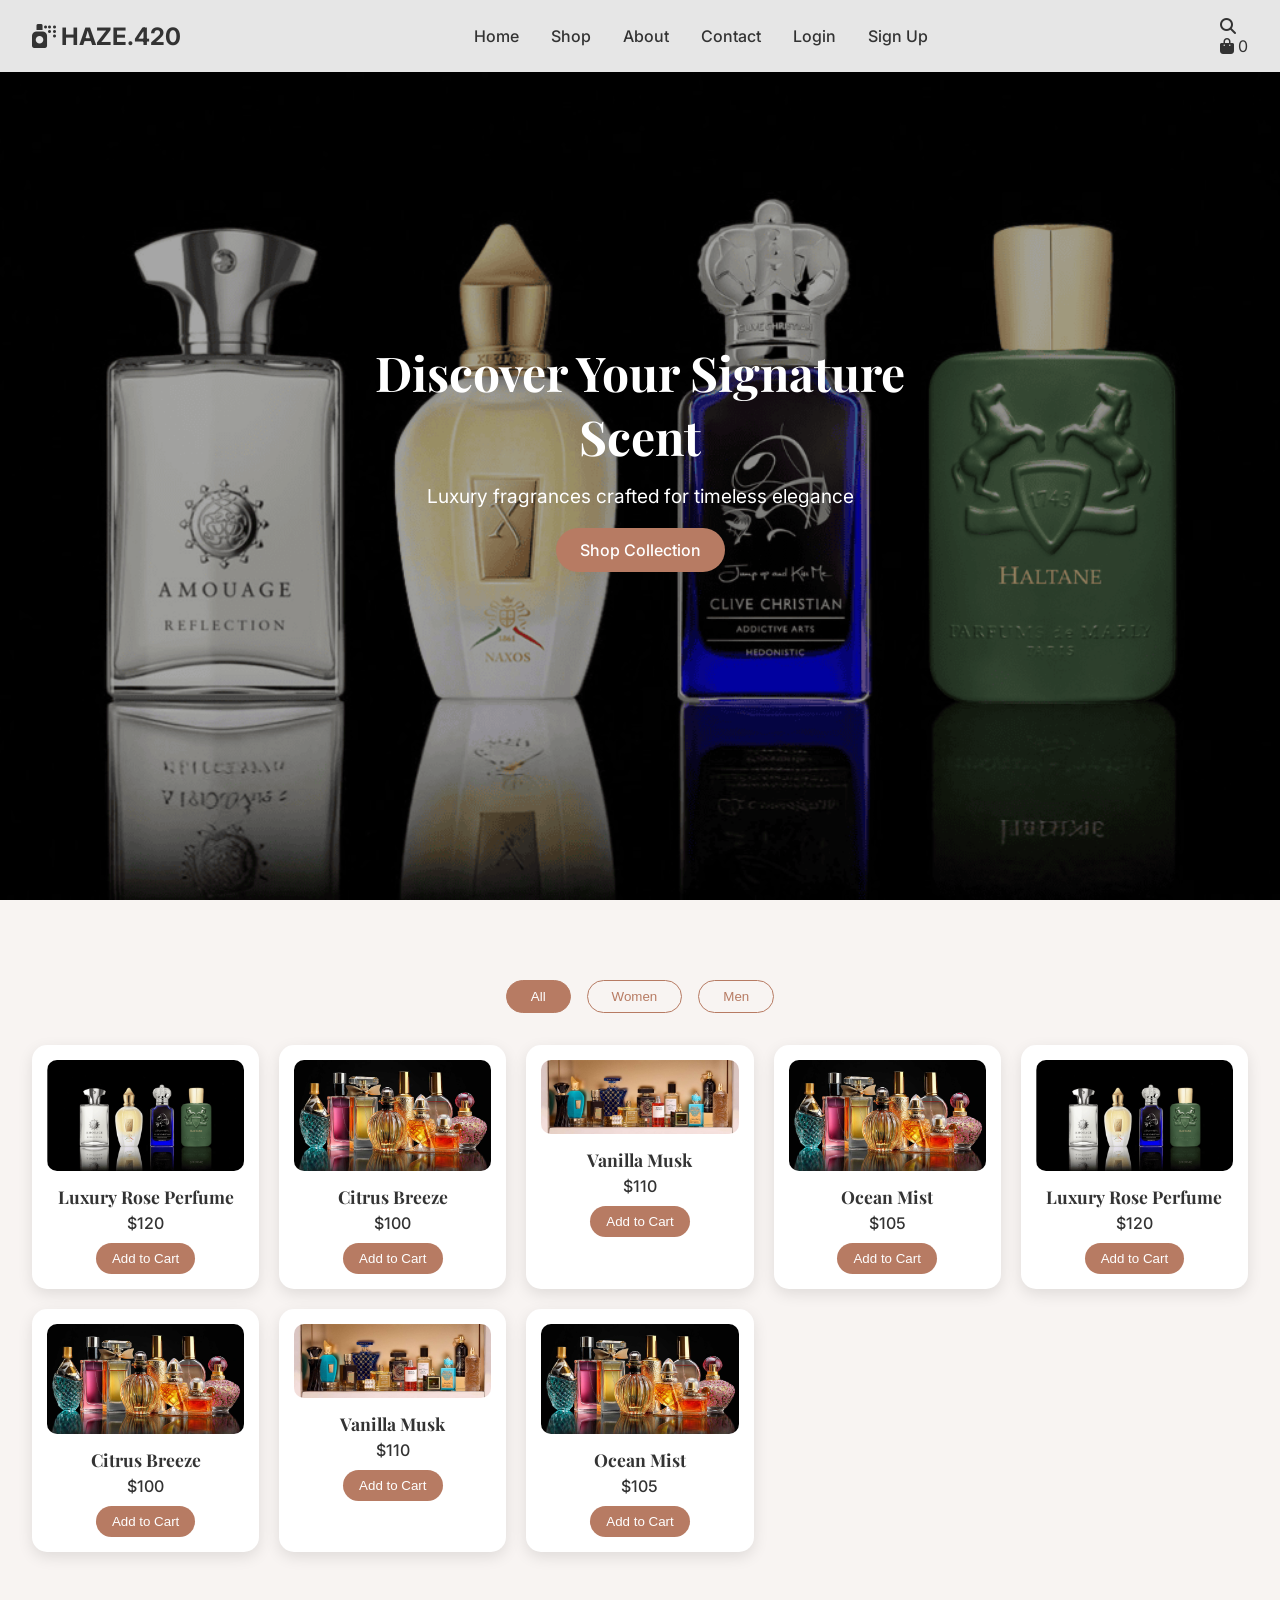
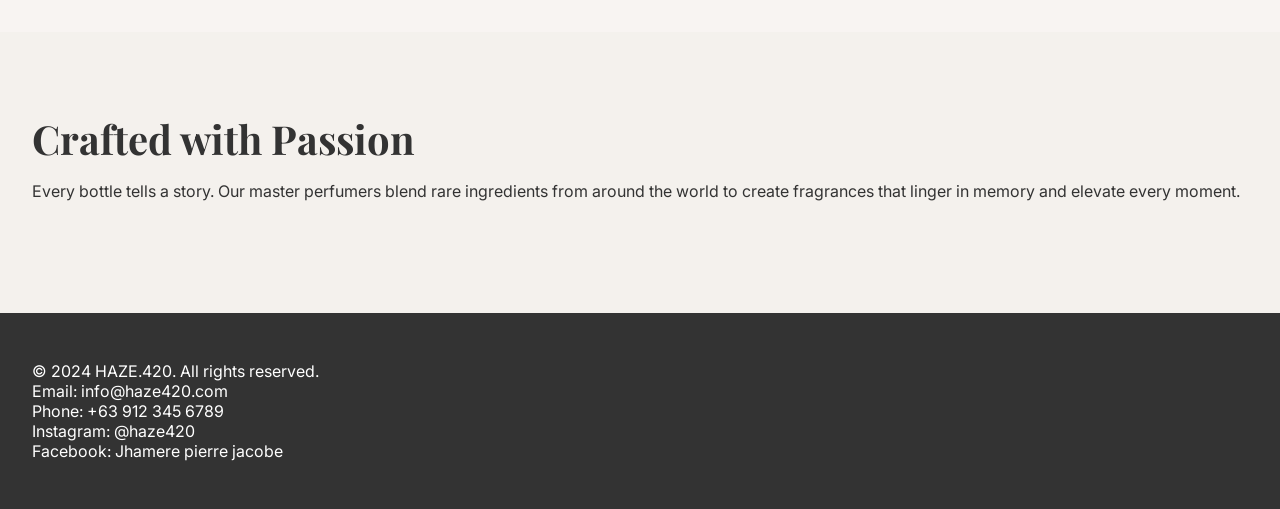
<file: index.html>
<!DOCTYPE html>
<html lang="en">
<head>
<meta charset="UTF-8">
<meta name="viewport" content="width=device-width, initial-scale=1.0">
<title>HAZE.420 - Premium Fragrance Collection</title>

<!-- Fonts & Icons -->
<link href="https://fonts.googleapis.com/css2?family=Playfair+Display:wght@400;500;600;700&family=Inter:wght@300;400;500;600&display=swap" rel="stylesheet">
<link rel="stylesheet" href="https://cdnjs.cloudflare.com/ajax/libs/font-awesome/6.4.0/css/all.min.css">

<!-- Custom CSS -->
<link rel="stylesheet" href="style.css">
<style>
/* Minimal styles to restore carousel look */
.hero-carousel { position: relative; height: 100vh; overflow: hidden; }
.slide { position: absolute; width: 100%; height: 100%; top: 0; left: 0; opacity: 0; transition: opacity 1s ease-in-out; background-size: cover; background-position: center; }
.slide.active { opacity: 1; }
.overlay { position: absolute; top: 0; left:0; width: 100%; height: 100%; background-color: rgba(0,0,0,0.35); }
.hero-content { position: absolute; top: 50%; left: 50%; transform: translate(-50%, -50%); color: #fff; text-align: center; }
.btn-primary { background: #b77b63; color: #fff; padding: 0.75rem 1.5rem; border-radius: 50px; text-decoration: none; }
</style>
</head>
<body>
    

<!-- Header -->
<header class="header">
    <nav class="navbar">
        <div class="nav-container">
            <div class="logo"><h2><i class="fas fa-spray-can"></i> HAZE.420</h2></div>
           <ul class="nav-menu">
    <li><a href="#home">Home</a></li>
    <li><a href="#products">Shop</a></li>
    <li><a href="#about">About</a></li>
    <li><a href="#contact">Contact</a></li>
    
    <!-- ADD HERE -->
    <li><a href="login.html">Login</a></li>
    <li><a href="signup.html">Sign Up</a></li>
</ul>
            <div class="nav-icons">
    <i class="fas fa-search search-btn"></i>
    <input type="text" id="searchInput" placeholder="Search products..." style="display:none; padding:5px; border-radius:5px; border:1px solid #ccc;">
    <div class="cart-icon" id="cartIcon">
        <i class="fas fa-shopping-bag"></i>
        <span class="cart-count" id="cartCount">0</span>
    </div>
</div>
            </div>
            <div class="hamburger" id="hamburger"><span></span><span></span><span></span></div>
        </div>
    </nav>
</header>

<!-- Hero Carousel -->
<section id="home" class="hero">
    <div class="hero-carousel">
        <div class="slide active" style="background-image: url('p1.png');">
            <div class="overlay"></div>
            <div class="hero-content">
                <h1>Discover Your Signature Scent</h1>
                <p>Luxury fragrances crafted for timeless elegance</p>
                <a href="#products" class="btn btn-primary">Shop Collection</a>
            </div>
        </div>
        <div class="slide" style="background-image: url('p3.jpg');">
            <div class="overlay"></div>
            <div class="hero-content">
                <h1>Elevate Your Senses</h1>
                <p>Premium ingredients, unforgettable impressions</p>
                <a href="#products" class="btn btn-primary">Explore Now</a>
            </div>
        </div>
        <div class="slide" style="background-image: url('p4.jpeg');">
            <div class="overlay"></div>
            <div class="hero-content">
                <h1>The Art of Fragrance</h1>
                <p>Handcrafted scents for the discerning individual</p>
                <a href="#products" class="btn btn-primary">Shop Now</a>
            </div>
        </div>
    </div>
</section>

<!-- Products Section -->
<section id="products" class="products">
    <div class="container">
        <div class="filter-tabs">
            <button class="filter-btn active" data-filter="all">All</button>
            <button class="filter-btn" data-filter="women">Women</button>
            <button class="filter-btn" data-filter="men">Men</button>
        </div>

        <div class="products-grid" id="productsGrid"></div>
    </div>
</section>

<!-- About Section -->
<section id="about" class="about">
    <div class="container">
        <div class="about-content">
            <div class="about-text">
                <h2>Crafted with Passion</h2>
                <p>Every bottle tells a story. Our master perfumers blend rare ingredients from around the world to create fragrances that linger in memory and elevate every moment.</p>
            </div>
            
        </div>
    </div>
</section>

<!-- Cart Modal -->
<div class="cart-modal" id="cartModal">
    <div class="cart-modal-content">
        <div class="cart-header">
            <h3>Shopping Cart</h3>
            <span class="close-cart" id="closeCart">&times;</span>
        </div>
        <div class="cart-items" id="cartItems"></div>
        <div class="cart-footer">
            <div class="cart-total">Total: $<span id="cartTotal">0</span></div>
            <button class="btn btn-primary checkout-btn">Checkout</button>
        </div>
    </div>
</div>

<!-- Footer -->
<footer id="contact" class="footer">
    <div class="container">
        <p>&copy; 2024 HAZE.420. All rights reserved.</p>
        <p>
           Email: <a href="mailto:info@haze420.com">info@haze420.com</a> <br>
Phone: <a href="tel:+639123456789">+63 912 345 6789</a> <br>
Instagram: <a href="https://instagram.com/haze420" target="_blank">@haze420</a> <br>
Facebook: <a href="https://www.facebook.com/jackboyZzz.jhamere/about/" target="_blank">Jhamere pierre jacobe</a>
        </p>
    </div>
</footer>
<script>
// ------------------ Hero Carousel ------------------
let slides = document.querySelectorAll('.slide');
let currentSlide = 0;
setInterval(()=>{
    slides[currentSlide].classList.remove('active');
    currentSlide = (currentSlide + 1) % slides.length;
    slides[currentSlide].classList.add('active');
},5000);

// ------------------ Hamburger Toggle ------------------
const hamburger = document.getElementById('hamburger');
const navMenu = document.querySelector('.nav-menu');
hamburger.addEventListener('click', ()=>navMenu.classList.toggle('active'));

// ------------------ Product Data ------------------
const products = [
    {id:1,name:"Luxury Rose Perfume",price:120,image:"p1.png",category:"women"},
    {id:2,name:"Citrus Breeze",price:100,image:"p3.jpg",category:"men"},
    {id:3,name:"Vanilla Musk",price:110,image:"p4.jpeg",category:"women"},
    {id:4,name:"Ocean Mist",price:105,image:"p3.jpg",category:"men"},
    {id:1,name:"Luxury Rose Perfume",price:120,image:"p1.png",category:"women"},
    {id:2,name:"Citrus Breeze",price:100,image:"p3.jpg",category:"men"},
    {id:3,name:"Vanilla Musk",price:110,image:"p4.jpeg",category:"women"},
    {id:4,name:"Ocean Mist",price:105,image:"p3.jpg",category:"men"}
];

// ------------------ DOM References ------------------
const productsGrid = document.getElementById('productsGrid');
const filterButtons = document.querySelectorAll('.filter-btn');
const cartCount = document.getElementById('cartCount');
const cartItemsEl = document.getElementById('cartItems');
const cartTotalEl = document.getElementById('cartTotal');
const checkoutBtn = document.querySelector('.checkout-btn');
const cartModal = document.getElementById('cartModal');
const cartIcon = document.getElementById('cartIcon');
const closeCart = document.getElementById('closeCart');
const searchBtn = document.querySelector('.search-btn');
const searchInput = document.getElementById('searchInput');

// ------------------ Cart ------------------
let cart = JSON.parse(localStorage.getItem('cart')) || [];

// ------------------ Display Products ------------------
function displayProducts(filteredProducts = null){
    productsGrid.innerHTML='';
    let filter = document.querySelector('.filter-btn.active').dataset.filter;

    let list = filteredProducts || products;
    // Apply category filter
    list = filter === 'all' ? list : list.filter(p=>p.category === filter);

    list.forEach(p=>{
        const inCart = cart.find(item=>item.id===p.id);
        const div = document.createElement('div');
        div.className='product';
        div.innerHTML = `<img src="${p.image}" alt="${p.name}">
                         <h4>${p.name}</h4>
                         <p>$${p.price}</p>
                         <button class="add-to-cart" data-id="${p.id}">${inCart?'Added':'Add to Cart'}</button>`;
        productsGrid.appendChild(div);
    });
}
displayProducts();

// ------------------ Filter Buttons ------------------
filterButtons.forEach(btn=>{
    btn.addEventListener('click', ()=>{
        filterButtons.forEach(b=>b.classList.remove('active'));
        btn.classList.add('active');
        displayProducts();
        searchInput.value = ''; // reset search on filter change
    });
});

// ------------------ Search Functionality ------------------
searchBtn.addEventListener('click', ()=>{
    searchInput.style.display = searchInput.style.display === 'block' ? 'none' : 'block';
    searchInput.focus();
});

searchInput.addEventListener('input', ()=>{
    const query = searchInput.value.toLowerCase();
    const filtered = products.filter(p=> p.name.toLowerCase().includes(query));
    displayProducts(filtered);
});

// ------------------ Cart Functionality ------------------
productsGrid.addEventListener('click', e=>{
    if(e.target.classList.contains('add-to-cart')){
        const id = parseInt(e.target.dataset.id);
        if(!cart.find(item=>item.id===id)){
            cart.push(products.find(p=>p.id===id));
            localStorage.setItem('cart', JSON.stringify(cart));
            updateCart();
            displayProducts();
        }
    }
});

// ------------------ Update Cart ------------------
function updateCart(){
    cartCount.innerText = cart.length;
    cartItemsEl.innerHTML='';
    let total=0;
    cart.forEach(item=>{
        total+=item.price;
        const div = document.createElement('div');
        div.className='cart-item';
        div.innerHTML=`<p>${item.name}</p><span>$${item.price}</span>`;
        cartItemsEl.appendChild(div);
    });
    cartTotalEl.innerText = total.toFixed(2);
}
updateCart();

// ------------------ Cart Modal ------------------
cartIcon.addEventListener('click', ()=>cartModal.style.display='block');
closeCart.addEventListener('click', ()=>cartModal.style.display='none');
window.addEventListener('click', e=>{if(e.target===cartModal) cartModal.style.display='none';});

// ------------------ Checkout ------------------
checkoutBtn.addEventListener('click', ()=>{
    if(cart.length===0){alert('Your cart is empty!'); return;}
    localStorage.setItem('cart', JSON.stringify(cart));
    window.location.href='checkout.html';
});
</script>
</script>
<!-- Login Modal -->
<div id="loginModal" class="modal">
    <div class="modal-content">
        <span class="close" id="closeLogin">&times;</span>
        <h2>Login</h2>
        <form id="loginForm">
            <input type="email" placeholder="Email" required><br><br>
            <input type="password" placeholder="Password" required><br><br>
            <button type="submit" class="btn btn-primary">Login</button>
        </form>
        <p>Don't have an account? <a href="#" id="switchToSignup">Sign Up</a></p>
    </div>
</div>

<!-- Sign Up Modal -->
<div id="signupModal" class="modal">
    <div class="modal-content">
        <span class="close" id="closeSignup">&times;</span>
        <h2>Sign Up</h2>
        <form id="signupForm">
            <input type="text" placeholder="Full Name" required><br><br>
            <input type="email" placeholder="Email" required><br><br>
            <input type="password" placeholder="Password" required><br><br>
            <button type="submit" class="btn btn-primary">Sign Up</button>
        </form>
        <p>Already have an account? <a href="#" id="switchToLogin">Login</a></p>
    </div>
</div>

</body>
</html>
</file>
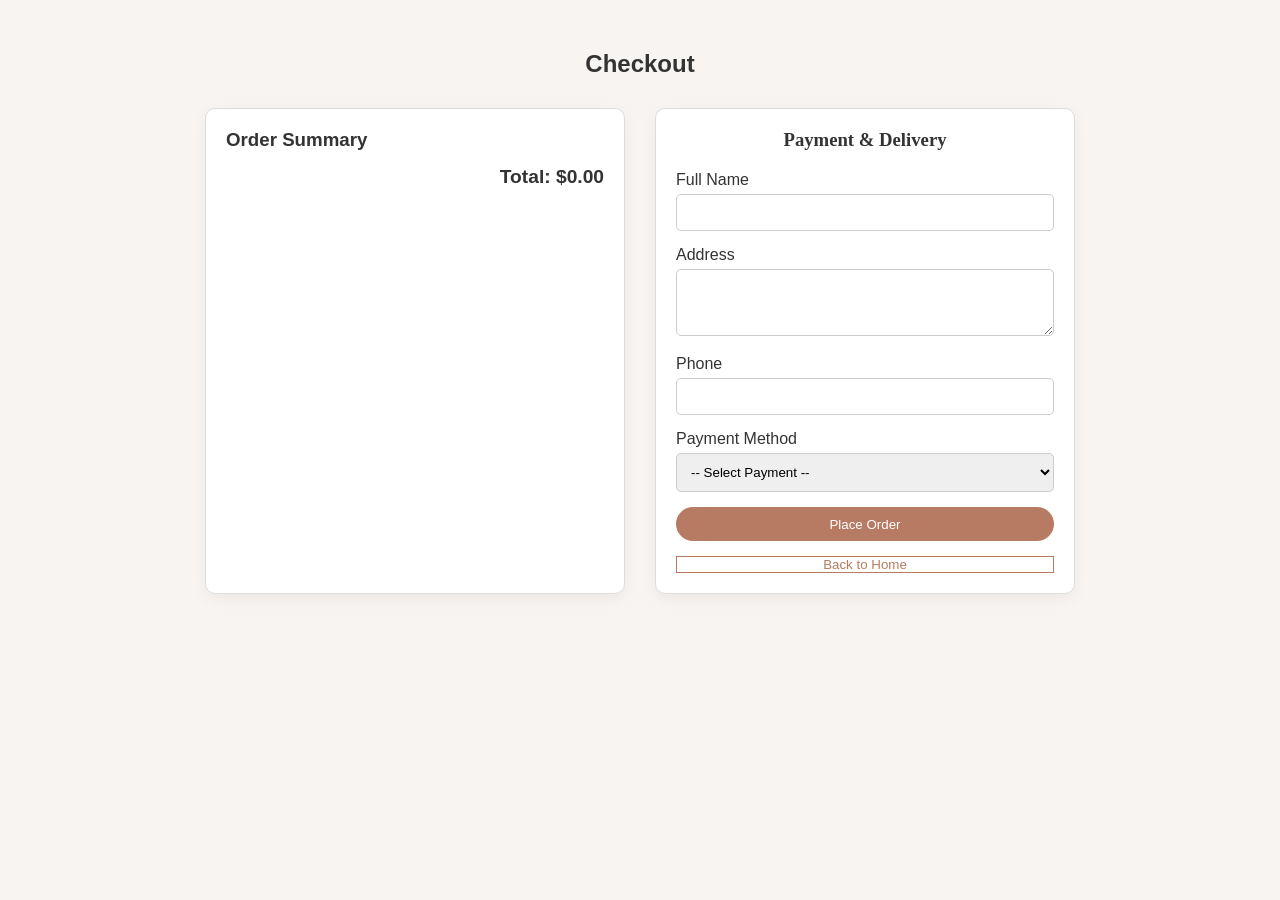
<file: checkout.html>
<!DOCTYPE html>
<html lang="en">
<head>
<meta charset="UTF-8">
<meta name="viewport" content="width=device-width, initial-scale=1.0">
<title>Checkout - HAZE.420</title>
<link rel="stylesheet" href="style.css">
<style>
/* ------------------ Container ------------------ */
.container { max-width: 900px; margin: 50px auto; padding: 0 15px; }

/* ------------------ Checkout Layout ------------------ */
.checkout-content { display: flex; gap: 30px; flex-wrap: wrap; }

/* Cart & Form Styling */
.checkout-cart, .checkout-form {
    flex: 1;
    min-width: 300px;
    padding: 20px;
    border: 1px solid #ddd;
    border-radius: 10px;
    background: #fff;
    box-shadow: 0 5px 15px rgba(0,0,0,0.05);
}

/* Cart Items */
.checkout-item {
    display: flex;
    justify-content: space-between;
    align-items: center;
    margin-bottom: 10px;
    gap: 10px;
}

.checkout-item p { margin: 0; flex: 1; }
.checkout-item input { width: 50px; text-align: center; padding: 5px; border-radius: 5px; border: 1px solid #ccc; }
.remove-item { cursor: pointer; color: red; font-weight: bold; }

/* Checkout Total */
.checkout-total { margin-top: 15px; font-size: 1.2rem; font-weight: bold; text-align: right; }

/* Payment Form */
.checkout-form h3 { text-align: center; margin-bottom: 20px; font-family: 'Playfair Display', serif; }
.checkout-form label { display: block; margin-bottom: 5px; font-weight: 500; }
.checkout-form input, .checkout-form textarea, .checkout-form select {
    width: 100%;
    padding: 10px;
    margin-bottom: 15px;
    border-radius: 5px;
    border: 1px solid #ccc;
    box-sizing: border-box;
}
.payment-info {
    margin-top: 10px;
    padding: 10px;
    border: 1px dashed #888;
    border-radius: 5px;
    background: #f9f9f9;
    display: none;
}

/* Buttons */
.btn { padding: 0.6rem 1rem; border-radius: 25px; border: none; cursor: pointer; background: #b77b63; color: #fff; transition: 0.3s; width: 100%; }
.btn:hover { background: #a86a51; }
.btn-secondary { background: #fff; border: 1px solid #b77b63; color: #b77b63; margin-top: 15px; }
.btn-secondary:hover { background: #b77b63; color: #fff; }

/* Responsive */
@media screen and (max-width: 768px) {
    .checkout-content { flex-direction: column; }
    .checkout-cart, .checkout-form { width: 100%; }
}
</style>
</head>
<body>

<div class="container">
    <h2 style="text-align:center; margin-bottom:30px;">Checkout</h2>

    <div class="checkout-content">
        <!-- Cart Summary -->
        <div class="checkout-cart">
            <h3>Order Summary</h3>
            <div id="checkoutCartItems"></div>
            <div class="checkout-total">Total: $<span id="checkoutTotal">0</span></div>
        </div>

        <!-- Payment Form -->
        <div class="checkout-form">
            <h3>Payment & Delivery</h3>
            <form id="paymentForm">
                <label>Full Name</label>
                <input type="text" id="name" required>

                <label>Address</label>
                <textarea id="address" rows="3" required></textarea>

                <label>Phone</label>
                <input type="text" id="phone" required>

                <label>Payment Method</label>
                <select id="payment" required>
                    <option value="">-- Select Payment --</option>
                    <option value="cod">Cash on Delivery</option>
                    <option value="gcash">GCash</option>
                    <option value="bank">Bank Transfer</option>
                </select>

                <div class="payment-info" id="paymentInfo"></div>

                <button type="submit" class="btn">Place Order</button>
            </form>
            <button class="btn-secondary" onclick="window.location.href='index.html'">Back to Home</button>
        </div>
    </div>
</div>

<script>
// Load cart from localStorage
let cart = JSON.parse(localStorage.getItem('cart')) || [];

const checkoutCartItems = document.getElementById('checkoutCartItems');
const checkoutTotal = document.getElementById('checkoutTotal');
const paymentSelect = document.getElementById('payment');
const paymentInfo = document.getElementById('paymentInfo');
const paymentForm = document.getElementById('paymentForm');

// Function to display cart
function displayCart() {
    checkoutCartItems.innerHTML = '';
    let total = 0;
    cart.forEach((item, index) => {
        total += item.price * (item.quantity || 1);
        const div = document.createElement('div');
        div.classList.add('checkout-item');
        div.innerHTML = `
            <p>${item.name}</p>
            <input type="number" min="1" value="${item.quantity || 1}" data-index="${index}">
            <span>$${(item.price * (item.quantity || 1)).toFixed(2)}</span>
            <span class="remove-item" data-index="${index}">&times;</span>
        `;
        checkoutCartItems.appendChild(div);
    });
    checkoutTotal.innerText = total.toFixed(2);

    // Quantity change
    checkoutCartItems.querySelectorAll('input').forEach(input => {
        input.addEventListener('change', e => {
            let idx = parseInt(e.target.dataset.index);
            let val = parseInt(e.target.value);
            if(val < 1) val = 1;
            cart[idx].quantity = val;
            localStorage.setItem('cart', JSON.stringify(cart));
            displayCart();
        });
    });

    // Remove item
    checkoutCartItems.querySelectorAll('.remove-item').forEach(btn => {
        btn.addEventListener('click', e => {
            let idx = parseInt(e.target.dataset.index);
            cart.splice(idx, 1);
            localStorage.setItem('cart', JSON.stringify(cart));
            displayCart();
        });
    });
}

// Initial display
displayCart();

// Payment info
paymentSelect.addEventListener('change', () => {
    paymentInfo.style.display = 'block';
    if(paymentSelect.value==='cod'){
        paymentInfo.innerHTML = 'Pay cash upon delivery.';
    } else if(paymentSelect.value==='gcash'){
        paymentInfo.innerHTML = 'Send payment to GCash #: 09123456789';
    } else if(paymentSelect.value==='bank'){
        paymentInfo.innerHTML = 'Bank: ABC Bank<br>Acc #: 1234567890<br>Send proof to hello@luxuriaperfumes.com';
    } else paymentInfo.style.display='none';
});

// Form submit
paymentForm.addEventListener('submit', e => {
    e.preventDefault();
    if(cart.length === 0){
        alert('Your cart is empty!');
        return;
    }
    const name = document.getElementById('name').value;
    alert(`Thank you ${name}! Your order has been placed.\nPayment Method: ${paymentSelect.value.toUpperCase()}\nTotal: $${checkoutTotal.innerText}`);
    localStorage.removeItem('cart');
    cart = [];
    displayCart();
    paymentForm.reset();
    paymentInfo.style.display = 'none';
});
</script>
</body>
</html>
</file>
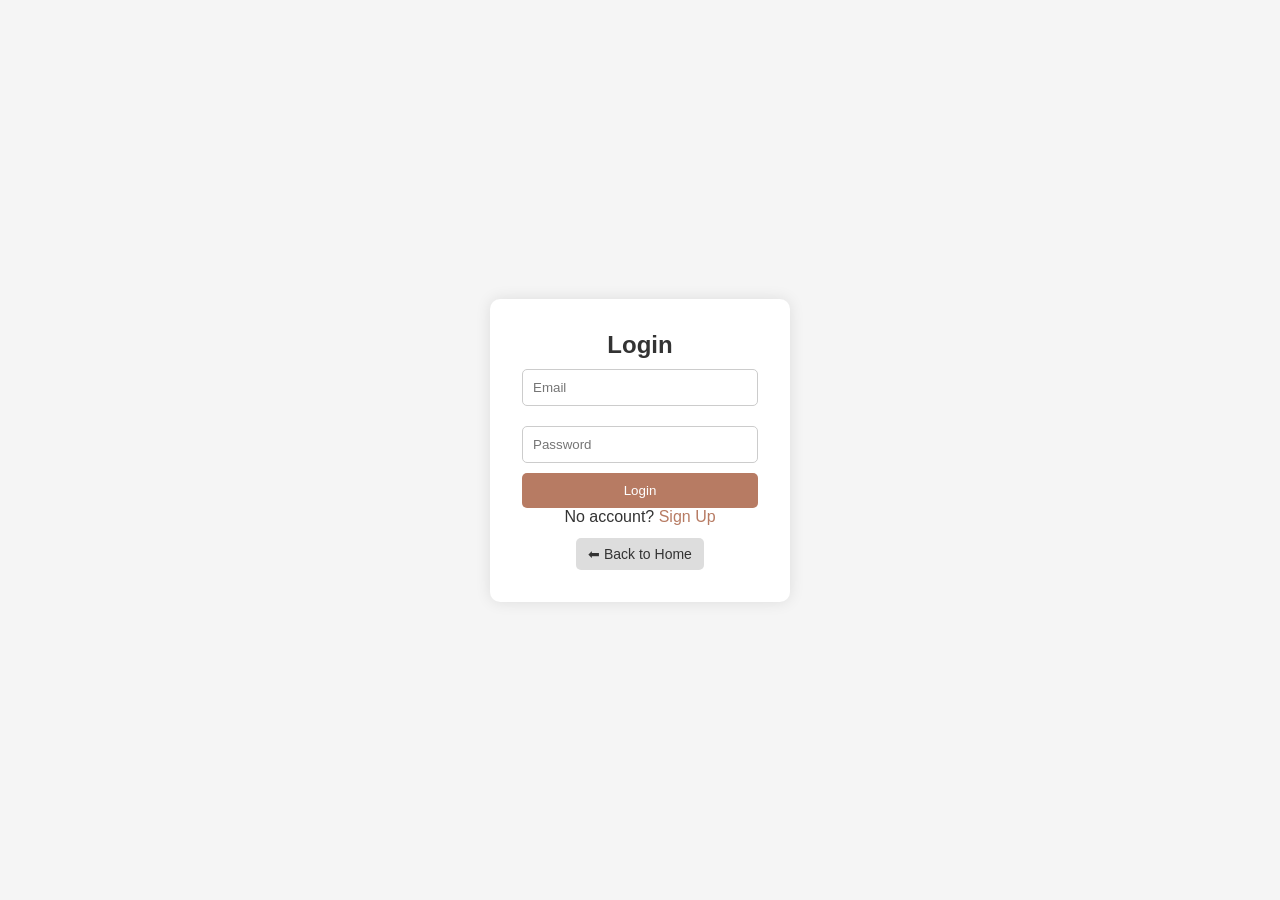
<file: login.html>
<!DOCTYPE html>
<html lang="en">
<head>
<meta charset="UTF-8">
<meta name="viewport" content="width=device-width, initial-scale=1.0">
<title>Login - HAZE.420</title>
<link rel="stylesheet" href="style.css">
<style>
* { margin: 0; padding: 0; box-sizing: border-box; }

body {
    font-family: Arial;
    display: flex;
    justify-content: center;
    align-items: center;
    height: 100vh;
    background: #f5f5f5;
}

/* FORM BOX */
.form-box {
    display: block !important;
    opacity: 1 !important;
    visibility: visible !important;
    background: #fff;
    padding: 2rem;
    border-radius: 10px;
    width: 300px;
    text-align: center;
    box-shadow: 0 0 15px rgba(0,0,0,0.1);
}

/* INPUTS */
input {
    width: 100%;
    padding: 10px;
    margin: 10px 0;
    border: 1px solid #ccc;
    border-radius: 5px;
}

/* BUTTON */
button {
    width: 100%;
    padding: 10px;
    background: #b77b63;
    color: #fff;
    border: none;
    border-radius: 5px;
    cursor: pointer;
}

/* LINKS */
a {
    color: #b77b63;
    text-decoration: none;
}

/* BACK TO HOME BUTTON STYLE */
.back-home {
    display: inline-block;
    margin-top: 12px;
    padding: 8px 12px;
    background: #ddd;
    border-radius: 5px;
    color: #333;
}
</style>
</head>
<body>

<div class="form-box">
    <h2>Login</h2>
    <form id="loginForm">
        <input type="email" id="loginEmail" placeholder="Email" required>
        <input type="password" id="loginPassword" placeholder="Password" required>
        <button type="submit">Login</button>
    </form>
    <p>No account? <a href="signup.html">Sign Up</a></p>

    <!-- ✅ BACK TO HOME BUTTON -->
    <a href="index.html" class="back-home">⬅ Back to Home</a>
</div>

<script>
document.getElementById('loginForm').addEventListener('submit', function(e){
    e.preventDefault();

    const email = document.getElementById('loginEmail').value;
    const password = document.getElementById('loginPassword').value;

    const storedUser = JSON.parse(localStorage.getItem('user'));

    if(storedUser && storedUser.email === email && storedUser.password === password){
        alert('Login successful!');
        localStorage.setItem('loggedIn', true);
        window.location.href = 'index.html';
    } else {
        alert('Invalid email or password');
    }
});
</script>

</body>
</html>
</file>
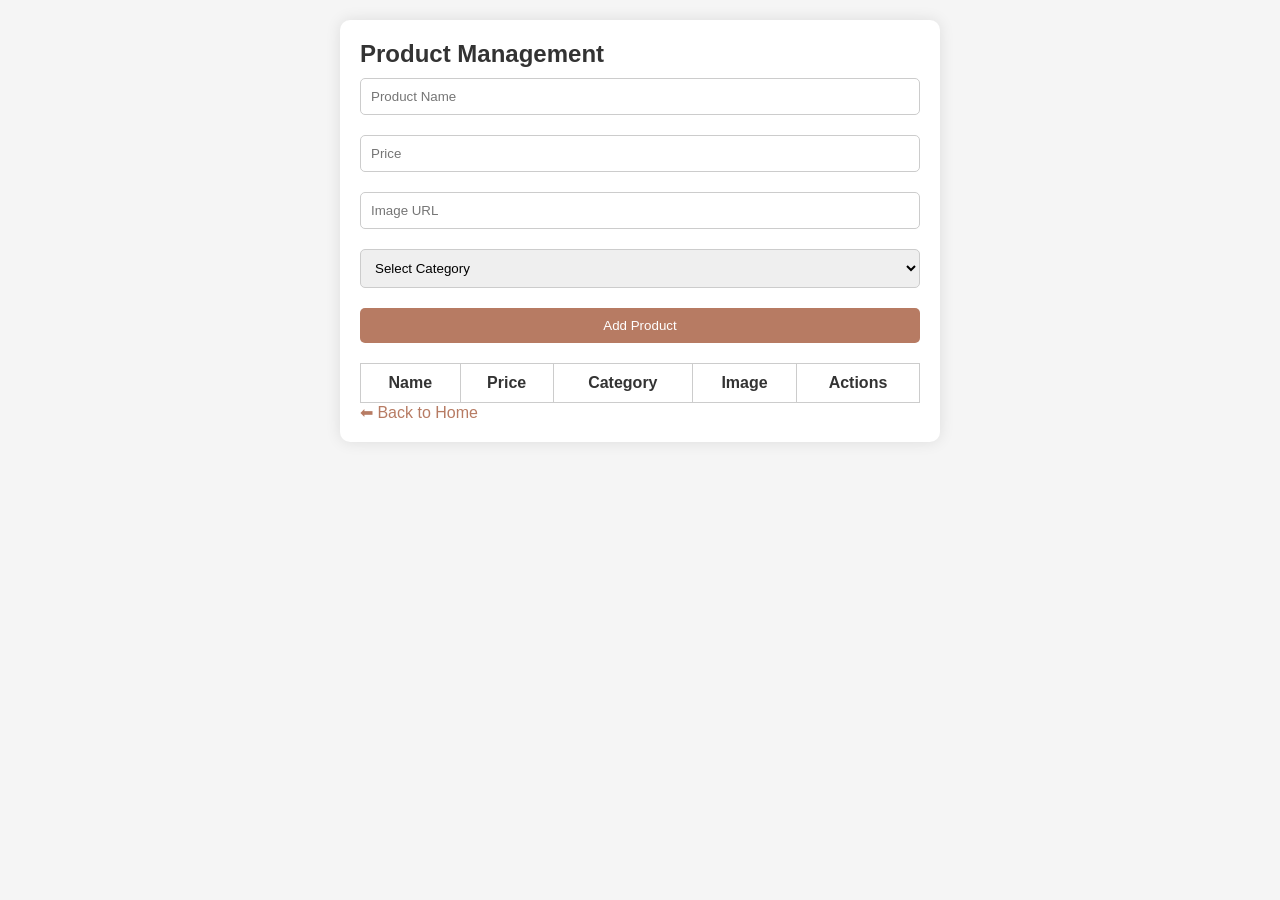
<file: shop.html>
<!DOCTYPE html>
<html lang="en">
<head>
<meta charset="UTF-8">
<meta name="viewport" content="width=device-width, initial-scale=1.0">
<title>Shop Admin - HAZE.420</title>
<link rel="stylesheet" href="style.css">
<style>
body { font-family: Arial; background: #f5f5f5; padding: 20px; }
.container { max-width: 600px; margin: auto; background: #fff; padding: 20px; border-radius: 10px; box-shadow: 0 0 15px rgba(0,0,0,0.1); }
input, select { width: 100%; padding: 10px; margin: 10px 0; border-radius: 5px; border: 1px solid #ccc; }
button { padding: 10px; background: #b77b63; color: #fff; border: none; border-radius: 5px; cursor: pointer; width: 100%; margin-top: 10px; }
table { width: 100%; border-collapse: collapse; margin-top: 20px; }
th, td { padding: 10px; border: 1px solid #ccc; text-align: center; }
a { color: #b77b63; text-decoration: none; }
</style>
</head>
<body>

<div class="container">
    <h2>Product Management</h2>

    <form id="productForm">
        <input type="hidden" id="productId">
        <input type="text" id="productName" placeholder="Product Name" required>
        <input type="number" id="productPrice" placeholder="Price" required>
        <input type="text" id="productImage" placeholder="Image URL" required>
        <select id="productCategory" required>
            <option value="" disabled selected>Select Category</option>
            <option value="women">Women</option>
            <option value="men">Men</option>
        </select>
        <button type="submit" id="saveBtn">Add Product</button>
    </form>

    <table>
        <thead>
            <tr>
                <th>Name</th>
                <th>Price</th>
                <th>Category</th>
                <th>Image</th>
                <th>Actions</th>
            </tr>
        </thead>
        <tbody id="productTableBody"></tbody>
    </table>

    <p><a href="index.html">⬅ Back to Home</a></p>
</div>

<script>
// Load products from localStorage
let products = JSON.parse(localStorage.getItem('products')) || [];

// References
const form = document.getElementById('productForm');
const tableBody = document.getElementById('productTableBody');
const saveBtn = document.getElementById('saveBtn');

// Display products in table
function displayProducts(){
    tableBody.innerHTML = '';
    products.forEach((p, index) => {
        const row = document.createElement('tr');
        row.innerHTML = `
            <td>${p.name}</td>
            <td>$${p.price}</td>
            <td>${p.category}</td>
            <td><img src="${p.image}" width="50"></td>
            <td>
                <button onclick="editProduct(${index})">Edit</button>
                <button onclick="deleteProduct(${index})">Delete</button>
            </td>
        `;
        tableBody.appendChild(row);
    });
}
displayProducts();

// Add or Update Product
form.addEventListener('submit', e => {
    e.preventDefault();
    const id = document.getElementById('productId').value;
    const productData = {
        name: document.getElementById('productName').value,
        price: parseFloat(document.getElementById('productPrice').value),
        image: document.getElementById('productImage').value,
        category: document.getElementById('productCategory').value
    };

    if(id === '') {
        // Add new product
        productData.id = products.length ? products[products.length - 1].id + 1 : 1;
        products.push(productData);
    } else {
        // Update existing product
        products[id] = { ...products[id], ...productData };
    }

    localStorage.setItem('products', JSON.stringify(products));
    displayProducts();
    form.reset();
    saveBtn.textContent = 'Add Product';
    document.getElementById('productId').value = '';
});

// Edit product
function editProduct(index){
    const p = products[index];
    document.getElementById('productId').value = index;
    document.getElementById('productName').value = p.name;
    document.getElementById('productPrice').value = p.price;
    document.getElementById('productImage').value = p.image;
    document.getElementById('productCategory').value = p.category;
    saveBtn.textContent = 'Update Product';
}

// Delete product
function deleteProduct(index){
    if(confirm('Delete this product?')){
        products.splice(index, 1);
        localStorage.setItem('products', JSON.stringify(products));
        displayProducts();
    }
}
</script>

</body>
</html>
</file>
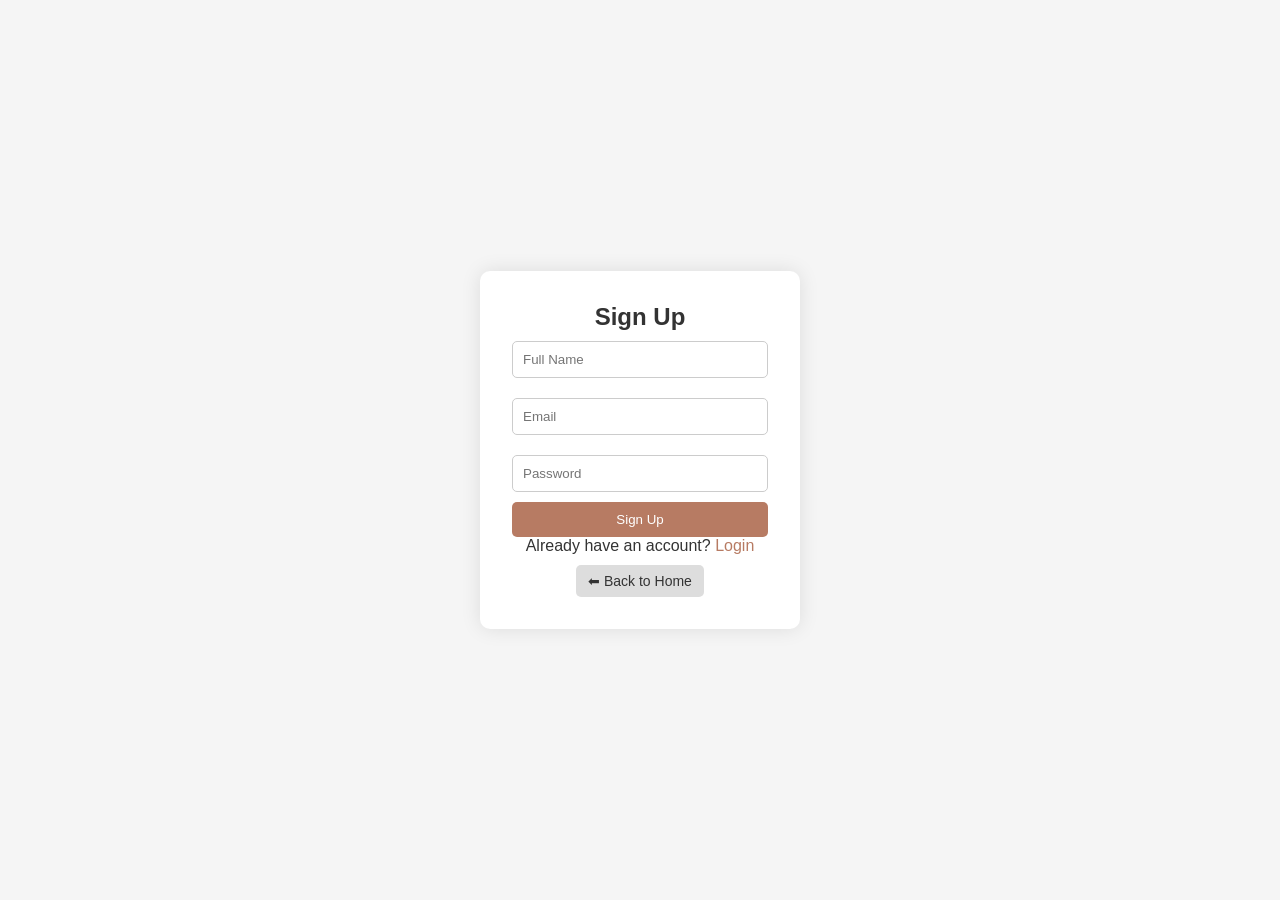
<file: signup.html>
<!DOCTYPE html>
<html lang="en">
<head>
<meta charset="UTF-8">
<meta name="viewport" content="width=device-width, initial-scale=1.0">
<title>Sign Up - HAZE.420</title>

<link rel="stylesheet" href="style.css">

<style>
* {
    margin: 0;
    padding: 0;
    box-sizing: border-box;
}

body {
    font-family: Arial !important;
    display: flex !important;
    justify-content: center !important;
    align-items: center !important;
    height: 100vh !important;
    background: #f5f5f5 !important;
}

/* ✅ CORRECT CSS */
.form-box {
    background: #fff !important;
    padding: 2rem !important;
    border-radius: 10px !important;
    width: 320px !important;
    text-align: center !important;
    box-shadow: 0 0 20px rgba(0,0,0,0.1) !important;
}

input {
    width: 100% !important;
    padding: 10px !important;
    margin: 10px 0 !important;
    border: 1px solid #ccc !important;
    border-radius: 5px !important;
}

button {
    width: 100% !important;
    padding: 10px !important;
    background: #b77b63 !important;
    color: #fff !important;
    border: none !important;
    border-radius: 5px !important;
    cursor: pointer !important;
}

a {
    color: #b77b63 !important;
    text-decoration: none !important;
}

/* BACK BUTTON */
.back-home {
    display: inline-block;
    margin-top: 10px;
    padding: 8px 12px;
    background: #ddd;
    border-radius: 5px;
    color: #333 !important;
}
</style>
</head>

<body>

<div class="form-box">
    <h2>Sign Up </h2>

    <form id="signupForm">
        <input type="text" id="name" placeholder="Full Name" required>
        <input type="email" id="email" placeholder="Email" required>
        <input type="password" id="password" placeholder="Password" required>
        <button type="submit">Sign Up</button>
    </form>

    <p>Already have an account? <a href="login.html">Login</a></p>

    <!-- ✅ BACK BUTTON -->
    <a href="index.html" class="back-home">⬅ Back to Home</a>
</div>

<script>
document.getElementById('signupForm').addEventListener('submit', function(e){
    e.preventDefault();

    const user = {
        name: document.getElementById('name').value,
        email: document.getElementById('email').value,
        password: document.getElementById('password').value
    };

    localStorage.setItem('user', JSON.stringify(user));

    alert('Account created!');
    window.location.href = 'login.html';
});
</script>

</body>
</html>
</file>
<file: style.css>
/* ------------------ Reset & Fonts ------------------ */
* {
    margin: 0;
    padding: 0;
    box-sizing: border-box;
}

body {
    font-family: 'Inter', sans-serif;
    background: #f8f4f2;
    color: #333;
}

/* ------------------ Header ------------------ */
.header {
    position: fixed;
    width: 100%;
    background: rgba(255,255,255,0.9);
    backdrop-filter: blur(8px);
    z-index: 1000;
}

.navbar .nav-container {
    display: flex;
    justify-content: space-between;
    align-items: center;
    padding: 1rem 2rem;
}

.nav-menu {
    display: flex;
    gap: 2rem;
    list-style: none;
}

.nav-menu a {
    text-decoration: none;
    color: #333;
    font-weight: 500;
    transition: 0.3s;
}

.nav-menu a:hover {
    color: #b77b63;
}

/* Hamburger for mobile */
.hamburger {
    display: none;
    flex-direction: column;
    cursor: pointer;
    gap: 5px;
}

.hamburger span {
    display: block;
    width: 25px;
    height: 3px;
    background: #333;
    border-radius: 2px;
}

/* ------------------ Hero Carousel ------------------ */
.hero {
    position: relative;
    height: 100vh;
    overflow: hidden;
}

.hero-carousel .slide {
    position: absolute;
    width: 100%;
    height: 100%;
    background-size: cover;
    background-position: center;
    opacity: 0;
    transition: opacity 1s ease-in-out;
}

.hero-carousel .slide.active {
    opacity: 1;
}

.hero-carousel .overlay {
    position: absolute;
    top: 0; left: 0;
    width: 100%; height: 100%;
    background: rgba(0,0,0,0.35);
}

.hero-content {
    position: absolute;
    top: 50%; left: 50%;
    transform: translate(-50%, -50%);
    text-align: center;
    color: #fff;
}

.hero-content h1 {
    font-family: 'Playfair Display', serif;
    font-size: 3rem;
    margin-bottom: 1rem;
}

.hero-content p {
    font-size: 1.2rem;
    margin-bottom: 2rem;
}

/* ------------------ Buttons ------------------ */
.btn {
    text-decoration: none;
    padding: 0.75rem 1.5rem;
    border-radius: 50px;
    font-weight: 500;
    transition: 0.3s;
}

.btn-primary {
    background: #b77b63;
    color: #fff;
}

.btn-primary:hover {
    background: #a86a51;
}

.btn-secondary {
    background: transparent;
    color: #fff;
    border: 1px solid #fff;
}

.btn-secondary:hover {
    background: #fff;
    color: #b77b63;
}

/* ------------------ Products Section ------------------ */
.products {
    padding: 5rem 2rem;
    text-align: center;
}

/* Filter Tabs */
.filter-tabs {
    display: flex;
    justify-content: center;
    gap: 1rem;
    margin-bottom: 2rem;
}

.filter-btn {
    padding: 0.5rem 1.5rem;
    border: 1px solid #b77b63;
    background: transparent;
    color: #b77b63;
    border-radius: 25px;
    cursor: pointer;
    transition: 0.3s;
    font-weight: 500;
}

.filter-btn.active,
.filter-btn:hover {
    background: #b77b63;
    color: #fff;
}

/* Products Grid */
.products-grid {
    display: grid;
    grid-template-columns: repeat(auto-fit, minmax(220px, 1fr));
    gap: 20px;
    margin-top: 2rem;
}

.product {
    background: #fff;
    border-radius: 15px;
    padding: 15px;
    box-shadow: 0 5px 15px rgba(0,0,0,0.1);
    text-align: center;
    transition: transform 0.3s, box-shadow 0.3s;
}

.product img {
    width: 100%;
    border-radius: 10px;
    margin-bottom: 10px;
}

.product h4 {
    font-family: 'Playfair Display', serif;
    margin-bottom: 5px;
    font-size: 1.1rem;
}

.product p {
    font-weight: 500;
    margin-bottom: 10px;
}

.product button {
    padding: 0.5rem 1rem;
    border: none;
    border-radius: 25px;
    background: #b77b63;
    color: #fff;
    cursor: pointer;
    transition: 0.3s;
}

.product button:hover {
    background: #a86a51;
}

.product.added {
    opacity: 0.7;
}

/* ------------------ About Section ------------------ */
.about {
    padding: 5rem 2rem;
    background: #f4f1ed;
}

.about-content {
    display: flex;
    gap: 2rem;
    flex-wrap: wrap;
    align-items: center;
}

.about-text {
    flex: 1;
}

.about-text h2 {
    font-family: 'Playfair Display', serif;
    font-size: 2.5rem;
    margin-bottom: 1rem;
}

.about-text p {
    margin-bottom: 2rem;
}

.features {
    display: flex;
    gap: 2rem;
}

.feature {
    display: flex;
    align-items: center;
    gap: 0.5rem;
}

/* ------------------ Cart Modal ------------------ */
.cart-modal {
    display: none;
    position: fixed;
    z-index: 999;
    left: 0;
    top: 0;
    width: 100%;
    height: 100%;
    overflow: auto;
    background: rgba(0,0,0,0.5);
}

.cart-modal-content {
    background: #fff;
    margin: 5% auto;
    padding: 1rem;
    border-radius: 10px;
    width: 90%;
    max-width: 500px;
    max-height: 90%;
    overflow-y: auto;
}

.cart-item {
    display: flex;
    justify-content: space-between;
    margin-bottom: 0.5rem;
}

/* ------------------ Footer ------------------ */
.footer {
    background: #333;
    color: #fff;
    padding: 3rem 2rem;
}

.footer a {
    color: #fff;
    text-decoration: none;
}

.footer a:hover {
    color: #b77b63;
}

/* ------------------ Responsive ------------------ */
@media screen and (max-width: 768px) {
    .navbar .nav-menu {
        display: none;
        flex-direction: column;
        gap: 1rem;
        background: rgba(255,255,255,0.95);
        position: absolute;
        top: 100%;
        right: 0;
        width: 200px;
        padding: 1rem;
        border-radius: 10px;
    }

    .nav-menu.active {
        display: flex;
    }

    .hamburger {
        display: flex;
    }

    .about-content {
        flex-direction: column;
    }

    .hero-content h1 {
        font-size: 2rem;
    }

    .hero-content p {
        font-size: 1rem;
    }
}
/* Checkout Form */
.checkout-form {
    background: #fff;
    padding: 20px;
    border-radius: 10px;
    box-shadow: 0 5px 15px rgba(0,0,0,0.1);
    max-width: 450px;
    margin: auto;
}

.checkout-form h3 {
    margin-bottom: 20px;
    font-family: 'Playfair Display', serif;
    text-align: center;
}

.form-group {
    margin-bottom: 15px;
    display: flex;
    flex-direction: column;
}

.form-group label {
    font-weight: 500;
    margin-bottom: 5px;
}

.form-group input,
.form-group textarea,
.form-group select {
    padding: 10px;
    border-radius: 5px;
    border: 1px solid #ccc;
    font-size: 1rem;
    width: 100%;
    box-sizing: border-box;
}

.payment-info {
    margin-top: 10px;
    padding: 10px;
    border: 1px dashed #888;
    border-radius: 5px;
    background: #f9f9f9;
    display: none;
    font-size: 0.95rem;
}

.checkout-form button {
    width: 100%;
}
.modal { display:none; position:fixed; top:0; left:0; width:100%; height:100%; background:rgba(0,0,0,0.5); justify-content:center; align-items:center; }
.modal-content { background:#fff; padding:2rem; border-radius:10px; width:300px; text-align:center; position:relative; }
.close { position:absolute; top:10px; right:15px; font-size:24px; cursor:pointer; }
.modal input { width: 100%; padding: 0.5rem; margin-bottom: 0.5rem; border-radius:5px; border:1px solid #ccc; }
.modal button { width: 100%; padding: 0.75rem; border:none; border-radius:50px; background:#b77b63; color:#fff; cursor:pointer; }
.modal p { font-size:14px; margin-top:10px; }
.modal a { color:#b77b63; text-decoration:none; }
.back-home {
    display: inline-block;
    margin-top: 10px;
    font-size: 14px;
    color: #333;
}
</file>
